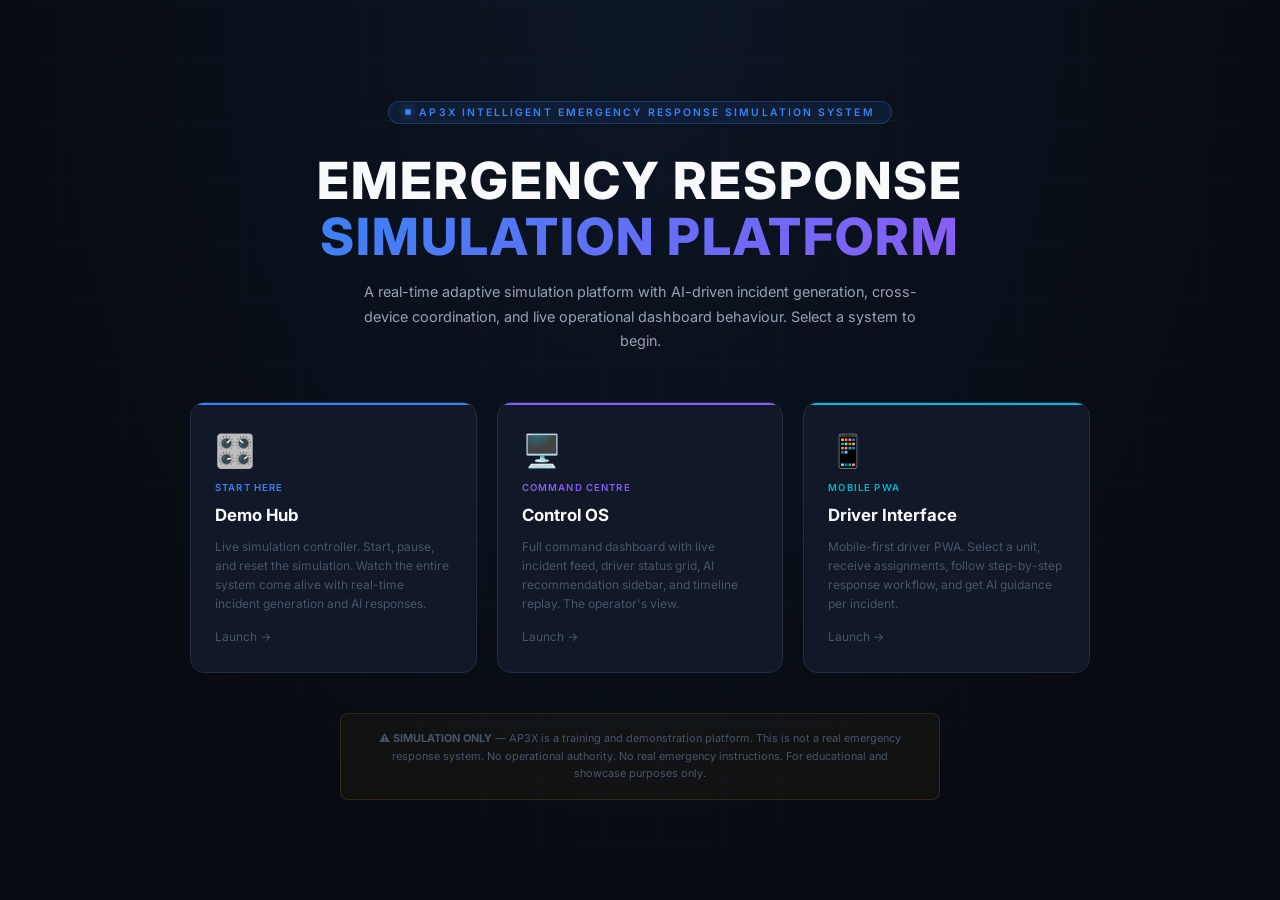
<file: index.html>
<!DOCTYPE html>
<html lang="en">
<head>
  <meta charset="UTF-8" />
  <meta name="viewport" content="width=device-width, initial-scale=1.0" />
  <meta name="description" content="AP3X Intelligent Emergency Response Simulation System" />
  <meta name="theme-color" content="#080c12" />

  <link rel="preconnect" href="https://fonts.googleapis.com" />
  <link rel="preconnect" href="https://fonts.gstatic.com" crossorigin />
  <link href="https://fonts.googleapis.com/css2?family=Inter:wght@400;500;600;700;800&family=JetBrains+Mono:wght@400;600&display=swap" rel="stylesheet" />

  <link rel="stylesheet" href="shared/ap3x.css" />

  <style>
    body { overflow: auto; }
    .landing-shell {
      min-height: 100vh;
      display: flex; flex-direction: column;
      align-items: center; justify-content: center;
      padding: 40px 24px;
      background: radial-gradient(ellipse at 50% 0%, rgba(59,130,246,0.08) 0%, transparent 70%), var(--ap3x-bg);
      position: relative;
    }
    .landing-shell::before {
      content: "";
      position: fixed; inset: 0;
      background-image:
        linear-gradient(rgba(59,130,246,0.03) 1px, transparent 1px),
        linear-gradient(90deg, rgba(59,130,246,0.03) 1px, transparent 1px);
      background-size: 60px 60px;
      pointer-events: none;
    }
    .landing-badge {
      font-size: 0.65rem; letter-spacing: 0.2em; text-transform: uppercase;
      color: var(--ap3x-blue); font-weight: 600;
      background: rgba(59,130,246,0.1); border: 1px solid rgba(59,130,246,0.25);
      padding: 4px 16px; border-radius: 999px; margin-bottom: 28px;
      display: flex; align-items: center; gap: 8px;
    }
    .landing-badge__dot {
      width: 6px; height: 6px; border-radius: 50%;
      background: var(--ap3x-blue); box-shadow: 0 0 8px var(--ap3x-blue);
      animation: ap3x-blink 1.5s infinite;
    }
    .landing-title {
      font-size: clamp(1.8rem, 6vw, 3.2rem);
      font-weight: 800;
      text-align: center;
      letter-spacing: 0.04em;
      text-transform: uppercase;
      color: var(--ap3x-text-bright);
      line-height: 1.1;
      margin-bottom: 16px;
    }
    .landing-title span {
      background: linear-gradient(135deg, var(--ap3x-blue) 0%, var(--ap3x-purple) 100%);
      -webkit-background-clip: text; -webkit-text-fill-color: transparent;
      background-clip: text;
    }
    .landing-sub {
      font-size: 0.9rem; color: var(--ap3x-text-sub);
      text-align: center; max-width: 560px;
      line-height: 1.7; margin-bottom: 48px;
    }
    .landing-cards {
      display: grid; grid-template-columns: repeat(3, 1fr);
      gap: 20px; width: 100%; max-width: 900px; margin-bottom: 40px;
    }
    .landing-card {
      background: var(--ap3x-card);
      border: 1px solid var(--ap3x-border);
      border-radius: 14px;
      padding: 28px 24px;
      text-decoration: none; color: inherit;
      display: flex; flex-direction: column; gap: 12px;
      transition: all 0.2s ease; cursor: pointer;
      position: relative; overflow: hidden;
    }
    .landing-card::before {
      content: ""; position: absolute;
      top: 0; left: 0; right: 0; height: 2px;
    }
    .landing-card.blue::before   { background: var(--ap3x-blue); }
    .landing-card.purple::before { background: var(--ap3x-purple); }
    .landing-card.teal::before   { background: var(--ap3x-teal); }
    .landing-card:hover { transform: translateY(-4px); border-color: var(--ap3x-border-glow); box-shadow: 0 12px 40px rgba(0,0,0,0.4); }
    .landing-card__icon  { font-size: 2rem; }
    .landing-card__tag   { font-size: 0.6rem; text-transform: uppercase; letter-spacing: 0.12em; font-weight: 600; }
    .landing-card.blue   .landing-card__tag { color: var(--ap3x-blue); }
    .landing-card.purple .landing-card__tag { color: var(--ap3x-purple); }
    .landing-card.teal   .landing-card__tag { color: var(--ap3x-teal); }
    .landing-card__title { font-size: 1.05rem; font-weight: 700; color: var(--ap3x-text-bright); }
    .landing-card__desc  { font-size: 0.75rem; color: var(--ap3x-text-muted); line-height: 1.6; flex: 1; }
    .landing-card__arrow { font-size: 0.75rem; color: var(--ap3x-text-muted); margin-top: 4px; }
    .landing-footer {
      font-size: 0.68rem; color: var(--ap3x-text-muted); text-align: center;
      max-width: 600px; line-height: 1.6;
      padding: 16px 24px; border: 1px solid rgba(245,158,11,0.15);
      background: rgba(245,158,11,0.04); border-radius: 8px;
    }
    @media (max-width: 700px) {
      .landing-cards { grid-template-columns: 1fr; }
    }
  </style>
  <title>AP3X — Intelligent Emergency Response Simulation</title>
</head>
<body>
  <div class="landing-shell">
    <div class="landing-badge">
      <div class="landing-badge__dot"></div>
      AP3X Intelligent Emergency Response Simulation System
    </div>

    <h1 class="landing-title">
      Emergency Response<br>
      <span>Simulation Platform</span>
    </h1>

    <p class="landing-sub">
      A real-time adaptive simulation platform with AI-driven incident generation,
      cross-device coordination, and live operational dashboard behaviour.
      Select a system to begin.
    </p>

    <div class="landing-cards">
      <a href="demo-hub/index.html" class="landing-card blue">
        <div class="landing-card__icon">🎛️</div>
        <div class="landing-card__tag">Start Here</div>
        <div class="landing-card__title">Demo Hub</div>
        <div class="landing-card__desc">Live simulation controller. Start, pause, and reset the simulation. Watch the entire system come alive with real-time incident generation and AI responses.</div>
        <div class="landing-card__arrow">Launch →</div>
      </a>

      <a href="control-os/index.html" class="landing-card purple">
        <div class="landing-card__icon">🖥️</div>
        <div class="landing-card__tag">Command Centre</div>
        <div class="landing-card__title">Control OS</div>
        <div class="landing-card__desc">Full command dashboard with live incident feed, driver status grid, AI recommendation sidebar, and timeline replay. The operator's view.</div>
        <div class="landing-card__arrow">Launch →</div>
      </a>

      <a href="driver-pwa/index.html" class="landing-card teal">
        <div class="landing-card__icon">📱</div>
        <div class="landing-card__tag">Mobile PWA</div>
        <div class="landing-card__title">Driver Interface</div>
        <div class="landing-card__desc">Mobile-first driver PWA. Select a unit, receive assignments, follow step-by-step response workflow, and get AI guidance per incident.</div>
        <div class="landing-card__arrow">Launch →</div>
      </a>
    </div>

    <div class="landing-footer">
      ⚠️ <strong>SIMULATION ONLY</strong> — AP3X is a training and demonstration platform.
      This is not a real emergency response system. No operational authority. No real emergency instructions.
      For educational and showcase purposes only.
    </div>
  </div>
</body>
</html>
</file>
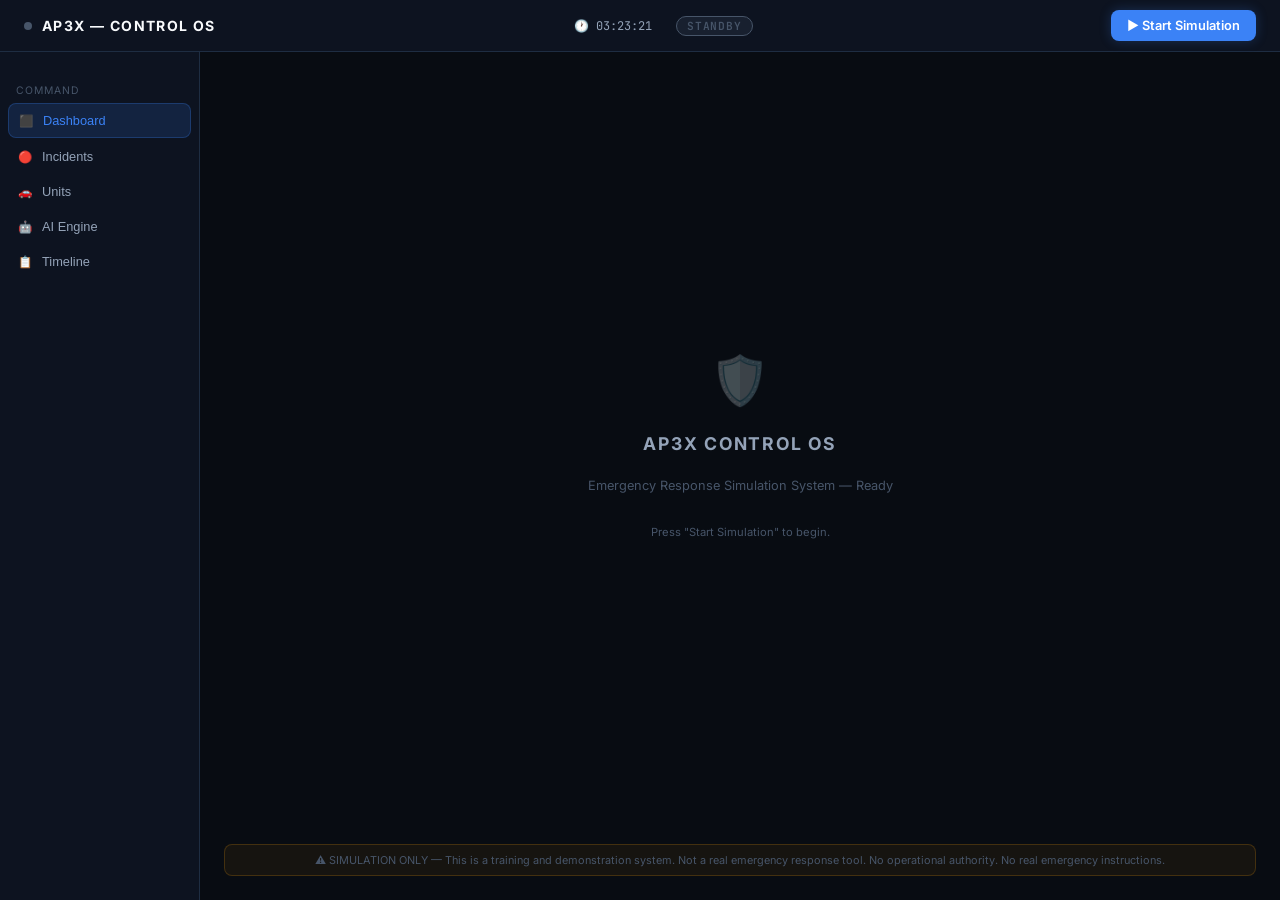
<file: control-os/index.html>
<!DOCTYPE html>
<html lang="en">
<head>
  <meta charset="UTF-8" />
  <meta name="viewport" content="width=device-width, initial-scale=1.0" />
  <meta name="description" content="AP3X Emergency Response Control OS — Simulation Only" />
  <meta name="theme-color" content="#080c12" />

  <link rel="preconnect" href="https://fonts.googleapis.com" />
  <link rel="preconnect" href="https://fonts.gstatic.com" crossorigin />
  <link href="https://fonts.googleapis.com/css2?family=Inter:wght@400;500;600;700;800&family=JetBrains+Mono:wght@400;600&display=swap" rel="stylesheet" />

  <link rel="stylesheet" href="../shared/ap3x.css" />
  <link rel="stylesheet" href="control-os.css" />

  <!-- SIMULATION ONLY — NOT a real operational system -->
  <title>AP3X — Emergency Response Control OS</title>
</head>
<body>
  <div id="ap3x-control-root"></div>

  <script type="module">
    import { mountControlOS } from "./control-os.js";
    mountControlOS(document.getElementById("ap3x-control-root"));
  </script>
</body>
</html>
</file>
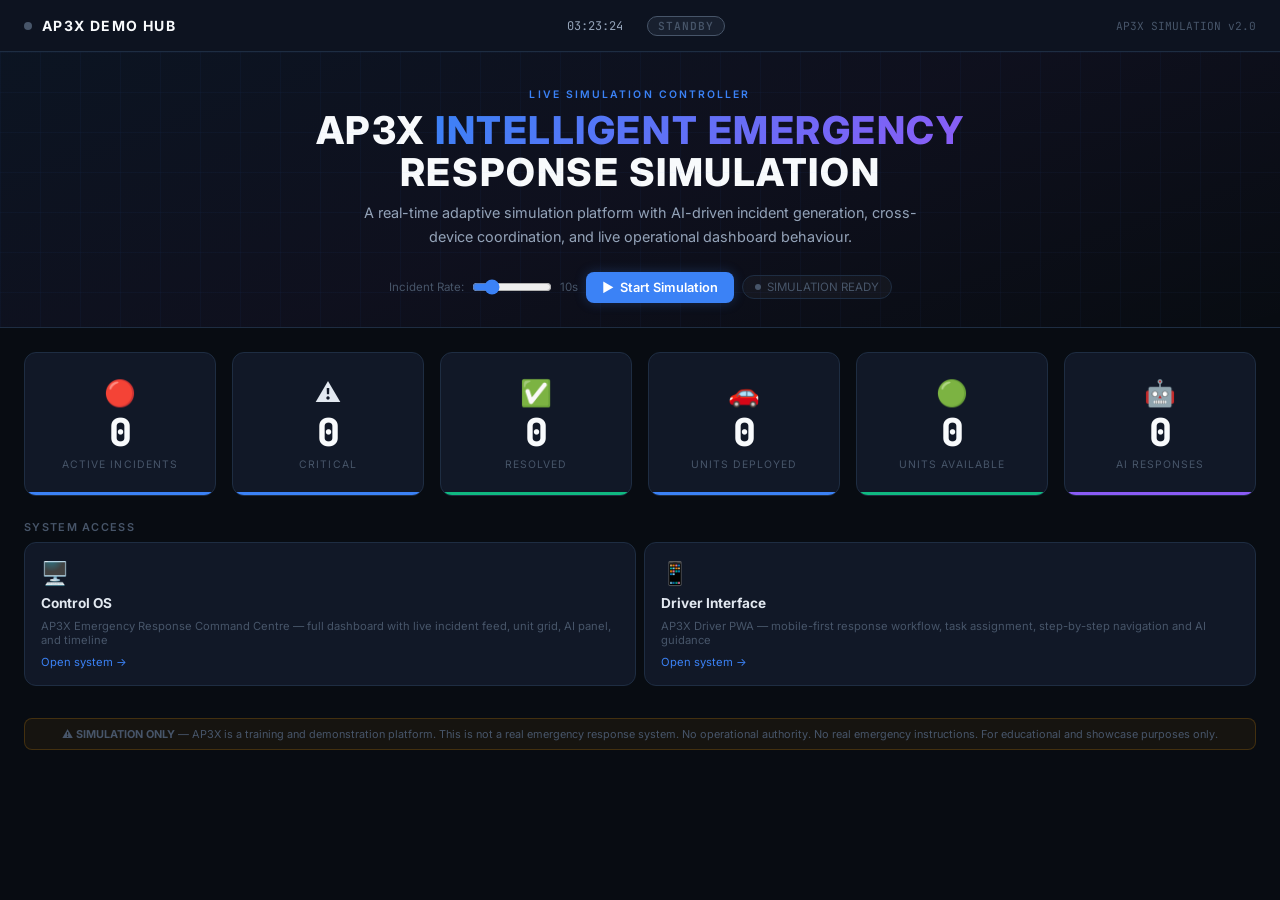
<file: demo-hub/index.html>
<!DOCTYPE html>
<html lang="en">
<head>
  <meta charset="UTF-8" />
  <meta name="viewport" content="width=device-width, initial-scale=1.0" />
  <meta name="description" content="AP3X Emergency Response Simulation System — Live Demo Hub" />
  <meta name="theme-color" content="#080c12" />

  <link rel="preconnect" href="https://fonts.googleapis.com" />
  <link rel="preconnect" href="https://fonts.gstatic.com" crossorigin />
  <link href="https://fonts.googleapis.com/css2?family=Inter:wght@400;500;600;700;800&family=JetBrains+Mono:wght@400;600&display=swap" rel="stylesheet" />

  <link rel="stylesheet" href="../shared/ap3x.css" />
  <link rel="stylesheet" href="demo-hub.css" />

  <!-- SIMULATION ONLY — Not a real operational system -->
  <title>AP3X — Live Simulation Demo Hub</title>
</head>
<body>
  <div id="ap3x-demo-root"></div>
  <script type="module">
    import { mountDemoHub } from "./demo-hub.js";
    mountDemoHub(document.getElementById("ap3x-demo-root"));
  </script>
</body>
</html>
</file>
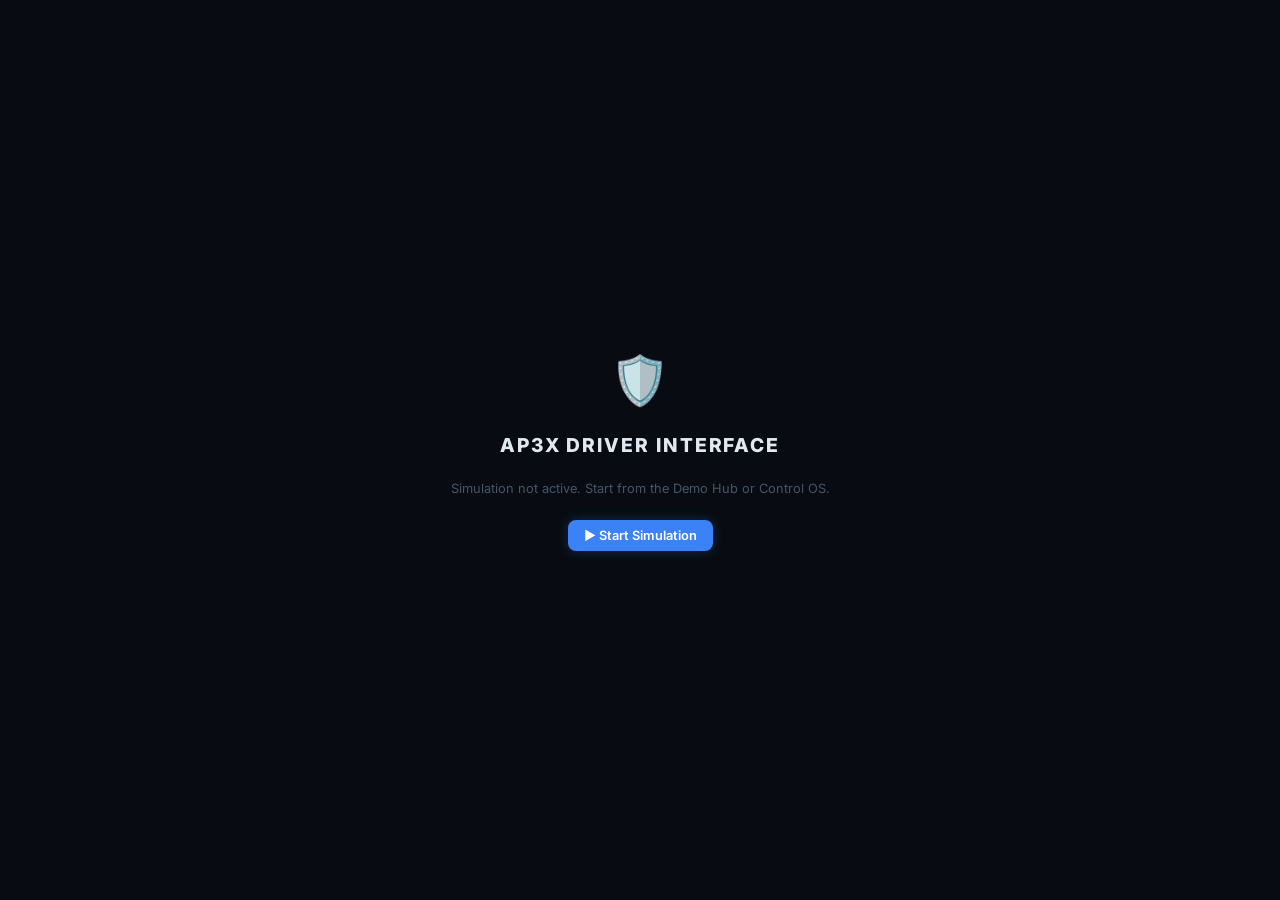
<file: driver-pwa/index.html>
<!DOCTYPE html>
<html lang="en">
<head>
  <meta charset="UTF-8" />
  <meta name="viewport" content="width=device-width, initial-scale=1.0, maximum-scale=1.0, user-scalable=no" />
  <meta name="description" content="AP3X Emergency Response Driver Interface — Simulation Only" />
  <meta name="theme-color" content="#080c12" />
  <meta name="apple-mobile-web-app-capable" content="yes" />
  <meta name="apple-mobile-web-app-status-bar-style" content="black-translucent" />
  <meta name="apple-mobile-web-app-title" content="AP3X Driver" />

  <link rel="preconnect" href="https://fonts.googleapis.com" />
  <link rel="preconnect" href="https://fonts.gstatic.com" crossorigin />
  <link href="https://fonts.googleapis.com/css2?family=Inter:wght@400;500;600;700;800&family=JetBrains+Mono:wght@400;600&display=swap" rel="stylesheet" />

  <link rel="manifest" href="pwa-manifest.json" />
  <link rel="stylesheet" href="../shared/ap3x.css" />
  <link rel="stylesheet" href="driver-pwa.css" />

  <!-- SIMULATION ONLY — Not a real emergency response tool -->
  <title>AP3X — Driver Interface</title>
</head>
<body>
  <div id="ap3x-driver-root"></div>

  <script type="module">
    import { mountDriverPWA } from "./driver-pwa.js";
    mountDriverPWA(document.getElementById("ap3x-driver-root"));

    if ("serviceWorker" in navigator) {
      navigator.serviceWorker
        .register("./sw.js", { scope: "/driver-pwa/" })
        .then(() => console.log("[AP3X Driver] SW registered"))
        .catch(err => console.warn("[AP3X Driver] SW failed:", err));
    }
  </script>
</body>
</html>
</file>
<file: shared/ap3x.css>
/* AP3X INTELLIGENT EMERGENCY RESPONSE SIMULATION SYSTEM
   Shared Design System — Command Centre UI
   Dark theme, colour-coded status, command grid layout
   ─────────────────────────────────────────────────────
   SIMULATION ONLY — Not a real operational system
   ─────────────────────────────────────────────────── */

/* ── DESIGN TOKENS ───────────────────────────── */
:root {
  /* Core Backgrounds */
  --ap3x-bg:           #080c12;
  --ap3x-surface:      #0d1320;
  --ap3x-card:         #111827;
  --ap3x-card-hover:   #1a2336;
  --ap3x-panel:        #0f1724;
  --ap3x-overlay:      rgba(8, 12, 18, 0.92);

  /* Borders */
  --ap3x-border:       #1e2d42;
  --ap3x-border-glow:  #1e4080;
  --ap3x-border-focus: #2563eb;

  /* Text */
  --ap3x-text:         #e2e8f0;
  --ap3x-text-sub:     #94a3b8;
  --ap3x-text-muted:   #475569;
  --ap3x-text-bright:  #f8fafc;

  /* STATUS COLOURS */
  --ap3x-green:        #10b981;  /* resolved / available */
  --ap3x-green-glow:   rgba(16, 185, 129, 0.25);
  --ap3x-amber:        #f59e0b;  /* active / medium */
  --ap3x-amber-glow:   rgba(245, 158, 11, 0.25);
  --ap3x-red:          #ef4444;  /* critical */
  --ap3x-red-glow:     rgba(239, 68, 68, 0.3);
  --ap3x-blue:         #3b82f6;  /* assigned / system */
  --ap3x-blue-glow:    rgba(59, 130, 246, 0.25);
  --ap3x-purple:       #8b5cf6;  /* AI / intelligence */
  --ap3x-purple-glow:  rgba(139, 92, 246, 0.25);
  --ap3x-teal:         #06b6d4;  /* info / en route */
  --ap3x-teal-glow:    rgba(6, 182, 212, 0.2);

  /* Spacing */
  --sp-xs:  4px;
  --sp-sm:  8px;
  --sp-md:  16px;
  --sp-lg:  24px;
  --sp-xl:  36px;

  /* Radii */
  --r-sm:  4px;
  --r-md:  8px;
  --r-lg:  12px;

  /* Typography */
  --font:     "Inter", system-ui, sans-serif;
  --font-mono: "JetBrains Mono", "Fira Code", monospace;

  /* Shadows */
  --shadow-card: 0 2px 12px rgba(0,0,0,0.5);
  --shadow-glow-green:  0 0 16px rgba(16,185,129,0.3);
  --shadow-glow-red:    0 0 16px rgba(239,68,68,0.4);
  --shadow-glow-amber:  0 0 16px rgba(245,158,11,0.3);
  --shadow-glow-blue:   0 0 16px rgba(59,130,246,0.3);
  --shadow-glow-purple: 0 0 16px rgba(139,92,246,0.3);

  /* Transitions */
  --transition: 0.18s ease;
  --transition-slow: 0.35s ease;
}

/* ── RESET ───────────────────────────────────── */
*, *::before, *::after { box-sizing: border-box; margin: 0; padding: 0; }
html { font-size: 16px; scroll-behavior: smooth; }
body {
  font-family: var(--font);
  background: var(--ap3x-bg);
  color: var(--ap3x-text);
  min-height: 100vh;
  -webkit-font-smoothing: antialiased;
  overflow: hidden;
}

/* ── SCROLLBAR ───────────────────────────────── */
::-webkit-scrollbar { width: 4px; height: 4px; }
::-webkit-scrollbar-track { background: var(--ap3x-bg); }
::-webkit-scrollbar-thumb { background: var(--ap3x-border-glow); border-radius: 2px; }

/* ── ANIMATIONS ──────────────────────────────── */
@keyframes ap3x-fade-in { from { opacity: 0; transform: translateY(6px); } to { opacity: 1; transform: translateY(0); } }
@keyframes ap3x-pulse-red { 0%, 100% { box-shadow: 0 0 8px rgba(239,68,68,0.3); } 50% { box-shadow: 0 0 20px rgba(239,68,68,0.7); } }
@keyframes ap3x-blink { 0%, 100% { opacity: 1; } 50% { opacity: 0.4; } }
@keyframes ap3x-scan { 0% { background-position: 0 0; } 100% { background-position: 0 100%; } }
@keyframes ap3x-slide-in { from { opacity: 0; transform: translateX(-10px); } to { opacity: 1; transform: translateX(0); } }
@keyframes ap3x-counter { from { opacity: 0; transform: scale(0.8); } to { opacity: 1; transform: scale(1); } }

.ap3x-fade-in { animation: ap3x-fade-in 0.3s ease both; }
.ap3x-slide-in { animation: ap3x-slide-in 0.25s ease both; }

/* ── TOP BAR ─────────────────────────────────── */
.ap3x-topbar {
  display: flex;
  align-items: center;
  justify-content: space-between;
  padding: 0 var(--sp-lg);
  height: 52px;
  background: var(--ap3x-surface);
  border-bottom: 1px solid var(--ap3x-border);
  position: sticky;
  top: 0;
  z-index: 200;
  backdrop-filter: blur(12px);
  flex-shrink: 0;
}

.ap3x-topbar__brand {
  display: flex;
  align-items: center;
  gap: 10px;
  font-size: 0.875rem;
  font-weight: 700;
  letter-spacing: 0.1em;
  text-transform: uppercase;
  color: var(--ap3x-text-bright);
}

.ap3x-topbar__indicator {
  width: 8px; height: 8px;
  border-radius: 50%;
  background: var(--ap3x-green);
  box-shadow: 0 0 8px var(--ap3x-green);
}
.ap3x-topbar__indicator.standby { background: var(--ap3x-text-muted); box-shadow: none; }
.ap3x-topbar__indicator.paused { background: var(--ap3x-amber); box-shadow: 0 0 8px var(--ap3x-amber); }
.ap3x-topbar__indicator.critical { animation: ap3x-blink 0.8s infinite; background: var(--ap3x-red); box-shadow: 0 0 12px var(--ap3x-red); }

.ap3x-topbar__center {
  display: flex; align-items: center; gap: var(--sp-lg);
  font-size: 0.75rem; color: var(--ap3x-text-sub); font-family: var(--font-mono);
}

.ap3x-topbar__right {
  display: flex; align-items: center; gap: var(--sp-sm);
  font-size: 0.75rem; color: var(--ap3x-text-muted); font-family: var(--font-mono);
}

.ap3x-status-pill {
  padding: 2px 10px;
  border-radius: 999px;
  font-size: 0.7rem;
  font-weight: 600;
  letter-spacing: 0.08em;
  text-transform: uppercase;
  border: 1px solid currentColor;
}
.ap3x-status-pill.operational { color: var(--ap3x-green); background: var(--ap3x-green-glow); }
.ap3x-status-pill.standby     { color: var(--ap3x-text-muted); background: rgba(71,85,105,0.2); }
.ap3x-status-pill.paused      { color: var(--ap3x-amber); background: var(--ap3x-amber-glow); }

/* ── LAYOUT ──────────────────────────────────── */
.ap3x-shell {
  display: flex;
  flex-direction: column;
  height: 100vh;
  overflow: hidden;
}

.ap3x-body {
  display: flex;
  flex: 1;
  overflow: hidden;
  height: calc(100vh - 52px);
}

/* ── SIDEBAR ─────────────────────────────────── */
.ap3x-sidebar {
  width: 200px;
  min-width: 200px;
  background: var(--ap3x-surface);
  border-right: 1px solid var(--ap3x-border);
  display: flex;
  flex-direction: column;
  padding: var(--sp-md) var(--sp-sm);
  gap: 2px;
  overflow-y: auto;
}

.ap3x-nav-section {
  font-size: 0.65rem;
  letter-spacing: 0.1em;
  text-transform: uppercase;
  color: var(--ap3x-text-muted);
  padding: var(--sp-sm) var(--sp-sm) 4px;
  margin-top: var(--sp-sm);
}

.ap3x-nav-item {
  display: flex; align-items: center; gap: var(--sp-sm);
  padding: 9px var(--sp-sm);
  border-radius: var(--r-md);
  font-size: 0.8rem;
  color: var(--ap3x-text-sub);
  cursor: pointer;
  border: none;
  background: transparent;
  width: 100%; text-align: left;
  transition: all var(--transition);
  user-select: none;
}
.ap3x-nav-item:hover { background: var(--ap3x-card-hover); color: var(--ap3x-text); }
.ap3x-nav-item.active {
  background: rgba(59,130,246,0.15);
  color: var(--ap3x-blue);
  border: 1px solid rgba(59,130,246,0.25);
}
.ap3x-nav-item__icon { font-size: 0.9em; width: 18px; text-align: center; }

/* ── MAIN PANEL ──────────────────────────────── */
.ap3x-main {
  flex: 1;
  overflow-y: auto;
  padding: var(--sp-lg);
  display: flex;
  flex-direction: column;
  gap: var(--sp-lg);
  background: var(--ap3x-bg);
}

/* ── GRID ────────────────────────────────────── */
.ap3x-grid { display: grid; gap: var(--sp-md); }
.ap3x-grid-2 { grid-template-columns: 1fr 1fr; }
.ap3x-grid-3 { grid-template-columns: 1fr 1fr 1fr; }
.ap3x-grid-4 { grid-template-columns: 1fr 1fr 1fr 1fr; }
.ap3x-grid-auto { grid-template-columns: repeat(auto-fill, minmax(280px, 1fr)); }

/* ── PANEL / CARD ────────────────────────────── */
.ap3x-panel {
  background: var(--ap3x-card);
  border: 1px solid var(--ap3x-border);
  border-radius: var(--r-lg);
  overflow: hidden;
  box-shadow: var(--shadow-card);
  transition: border-color var(--transition);
}
.ap3x-panel:hover { border-color: var(--ap3x-border-glow); }

.ap3x-panel__header {
  display: flex; align-items: center; justify-content: space-between;
  padding: var(--sp-sm) var(--sp-md);
  border-bottom: 1px solid var(--ap3x-border);
  background: rgba(255,255,255,0.02);
}

.ap3x-panel__title {
  font-size: 0.7rem;
  font-weight: 600;
  letter-spacing: 0.1em;
  text-transform: uppercase;
  color: var(--ap3x-text-sub);
}

.ap3x-panel__body {
  padding: var(--sp-md);
  overflow-y: auto;
}

/* ── STAT CARDS ──────────────────────────────── */
.ap3x-stat {
  background: var(--ap3x-card);
  border: 1px solid var(--ap3x-border);
  border-radius: var(--r-lg);
  padding: var(--sp-md) var(--sp-lg);
  display: flex; flex-direction: column; gap: 4px;
  transition: all var(--transition);
  position: relative; overflow: hidden;
}
.ap3x-stat::before {
  content: "";
  position: absolute; top: 0; left: 0; right: 0; height: 2px;
}
.ap3x-stat.green::before  { background: var(--ap3x-green); }
.ap3x-stat.amber::before  { background: var(--ap3x-amber); }
.ap3x-stat.red::before    { background: var(--ap3x-red); }
.ap3x-stat.blue::before   { background: var(--ap3x-blue); }
.ap3x-stat.critical { animation: ap3x-pulse-red 2s infinite; border-color: rgba(239,68,68,0.4); }

.ap3x-stat__label { font-size: 0.68rem; letter-spacing: 0.08em; text-transform: uppercase; color: var(--ap3x-text-muted); }
.ap3x-stat__value { font-size: 2rem; font-weight: 700; font-family: var(--font-mono); line-height: 1; color: var(--ap3x-text-bright); }
.ap3x-stat__sub   { font-size: 0.7rem; color: var(--ap3x-text-muted); }

/* ── INCIDENT ITEMS ──────────────────────────── */
.ap3x-incident {
  display: flex; align-items: flex-start; gap: var(--sp-sm);
  padding: var(--sp-sm) var(--sp-md);
  border-bottom: 1px solid var(--ap3x-border);
  transition: background var(--transition);
  animation: ap3x-slide-in 0.25s ease both;
}
.ap3x-incident:last-child { border-bottom: none; }
.ap3x-incident:hover { background: var(--ap3x-card-hover); }

.ap3x-incident__sev {
  flex-shrink: 0;
  width: 3px; border-radius: 2px; align-self: stretch;
  min-height: 36px;
}
.ap3x-incident__sev.critical { background: var(--ap3x-red); box-shadow: 0 0 6px var(--ap3x-red); }
.ap3x-incident__sev.high     { background: var(--ap3x-amber); }
.ap3x-incident__sev.medium   { background: var(--ap3x-blue); }
.ap3x-incident__sev.low      { background: var(--ap3x-green); }

.ap3x-incident__body { flex: 1; min-width: 0; }
.ap3x-incident__type { font-size: 0.8rem; font-weight: 600; color: var(--ap3x-text); white-space: nowrap; overflow: hidden; text-overflow: ellipsis; }
.ap3x-incident__meta { font-size: 0.68rem; color: var(--ap3x-text-muted); margin-top: 2px; }
.ap3x-incident__id   { font-family: var(--font-mono); font-size: 0.65rem; color: var(--ap3x-text-muted); }

.ap3x-incident__right { flex-shrink: 0; display: flex; flex-direction: column; align-items: flex-end; gap: 3px; }

/* ── BADGES / TAGS ───────────────────────────── */
.ap3x-badge {
  display: inline-block;
  padding: 2px 8px;
  border-radius: 999px;
  font-size: 0.65rem;
  font-weight: 600;
  letter-spacing: 0.06em;
  text-transform: uppercase;
  border: 1px solid transparent;
}
.ap3x-badge.critical { color: var(--ap3x-red);   background: var(--ap3x-red-glow);   border-color: rgba(239,68,68,0.3); }
.ap3x-badge.high     { color: var(--ap3x-amber);  background: var(--ap3x-amber-glow); border-color: rgba(245,158,11,0.3); }
.ap3x-badge.medium   { color: var(--ap3x-blue);   background: var(--ap3x-blue-glow);  border-color: rgba(59,130,246,0.3); }
.ap3x-badge.low      { color: var(--ap3x-green);  background: var(--ap3x-green-glow); border-color: rgba(16,185,129,0.3); }
.ap3x-badge.resolved { color: var(--ap3x-green);  background: var(--ap3x-green-glow); border-color: rgba(16,185,129,0.25); }
.ap3x-badge.active   { color: var(--ap3x-amber);  background: var(--ap3x-amber-glow); border-color: rgba(245,158,11,0.25); }
.ap3x-badge.assigned { color: var(--ap3x-blue);   background: var(--ap3x-blue-glow);  border-color: rgba(59,130,246,0.25); }
.ap3x-badge.open     { color: var(--ap3x-text-sub); background: rgba(148,163,184,0.1); }
.ap3x-badge.en_route { color: var(--ap3x-teal);   background: var(--ap3x-teal-glow);  border-color: rgba(6,182,212,0.25); }
.ap3x-badge.on_scene { color: var(--ap3x-amber);  background: var(--ap3x-amber-glow); }
.ap3x-badge.available{ color: var(--ap3x-green);  background: var(--ap3x-green-glow); }

/* ── DRIVER GRID ─────────────────────────────── */
.ap3x-driver {
  background: var(--ap3x-panel);
  border: 1px solid var(--ap3x-border);
  border-radius: var(--r-md);
  padding: var(--sp-sm) var(--sp-md);
  display: flex; align-items: center; gap: var(--sp-sm);
  transition: all var(--transition);
  animation: ap3x-fade-in 0.3s ease both;
}
.ap3x-driver.critical { border-color: rgba(239,68,68,0.35); background: rgba(239,68,68,0.05); }
.ap3x-driver.en_route { border-color: rgba(6,182,212,0.25); }

.ap3x-driver__indicator {
  width: 8px; height: 8px; border-radius: 50%; flex-shrink: 0;
}
.ap3x-driver__indicator.available { background: var(--ap3x-green); box-shadow: 0 0 6px var(--ap3x-green); }
.ap3x-driver__indicator.assigned  { background: var(--ap3x-blue); box-shadow: 0 0 6px var(--ap3x-blue); }
.ap3x-driver__indicator.en_route  { background: var(--ap3x-teal); box-shadow: 0 0 6px var(--ap3x-teal); }
.ap3x-driver__indicator.on_scene  { background: var(--ap3x-amber); box-shadow: 0 0 6px var(--ap3x-amber); animation: ap3x-blink 1.5s infinite; }

.ap3x-driver__name { font-size: 0.75rem; font-weight: 600; color: var(--ap3x-text); }
.ap3x-driver__meta { font-size: 0.65rem; color: var(--ap3x-text-muted); }

/* ── EVENT LOG ───────────────────────────────── */
.ap3x-event {
  display: flex; align-items: flex-start; gap: var(--sp-sm);
  padding: 5px 0;
  border-bottom: 1px solid rgba(30,45,66,0.5);
  font-size: 0.72rem;
  animation: ap3x-slide-in 0.2s ease both;
}
.ap3x-event:last-child { border-bottom: none; }

.ap3x-event__time { font-family: var(--font-mono); color: var(--ap3x-text-muted); flex-shrink: 0; width: 62px; }
.ap3x-event__tag {
  flex-shrink: 0; padding: 1px 6px; border-radius: 3px;
  font-size: 0.6rem; font-weight: 700; text-transform: uppercase; letter-spacing: 0.05em;
}
.ap3x-event__tag.INCIDENT { background: rgba(239,68,68,0.15); color: var(--ap3x-red); }
.ap3x-event__tag.ASSIGN   { background: rgba(59,130,246,0.15); color: var(--ap3x-blue); }
.ap3x-event__tag.ROUTE    { background: rgba(6,182,212,0.15); color: var(--ap3x-teal); }
.ap3x-event__tag.SCENE    { background: rgba(245,158,11,0.15); color: var(--ap3x-amber); }
.ap3x-event__tag.RESOLVE  { background: rgba(16,185,129,0.15); color: var(--ap3x-green); }
.ap3x-event__tag.DRIVER   { background: rgba(139,92,246,0.15); color: var(--ap3x-purple); }
.ap3x-event__tag.SYS      { background: rgba(148,163,184,0.1); color: var(--ap3x-text-muted); }

.ap3x-event__msg { color: var(--ap3x-text-sub); line-height: 1.4; flex: 1; }

/* ── AI PANEL ────────────────────────────────── */
.ap3x-ai-message {
  background: rgba(139,92,246,0.05);
  border: 1px solid rgba(139,92,246,0.2);
  border-left: 3px solid var(--ap3x-purple);
  border-radius: var(--r-md);
  padding: var(--sp-sm) var(--sp-md);
  margin-bottom: var(--sp-sm);
  animation: ap3x-fade-in 0.3s ease both;
}
.ap3x-ai-message__label { font-size: 0.6rem; text-transform: uppercase; letter-spacing: 0.1em; color: var(--ap3x-purple); margin-bottom: 3px; font-weight: 700; }
.ap3x-ai-message__text  { font-size: 0.78rem; color: var(--ap3x-text-sub); line-height: 1.5; }
.ap3x-ai-message__time  { font-size: 0.62rem; color: var(--ap3x-text-muted); margin-top: 3px; font-family: var(--font-mono); }

/* ── BUTTONS ─────────────────────────────────── */
.ap3x-btn {
  display: inline-flex; align-items: center; gap: var(--sp-sm);
  padding: 8px 16px;
  border-radius: var(--r-md);
  font-size: 0.8rem; font-weight: 600;
  cursor: pointer; border: none;
  transition: all var(--transition);
  user-select: none; white-space: nowrap;
  font-family: var(--font);
}
.ap3x-btn:active { transform: scale(0.97); }

.ap3x-btn--primary {
  background: var(--ap3x-blue); color: #fff;
  box-shadow: 0 0 12px rgba(59,130,246,0.25);
}
.ap3x-btn--primary:hover { background: #2563eb; box-shadow: 0 0 20px rgba(59,130,246,0.4); }

.ap3x-btn--danger {
  background: var(--ap3x-red); color: #fff;
  box-shadow: 0 0 12px rgba(239,68,68,0.2);
}
.ap3x-btn--danger:hover { background: #dc2626; }

.ap3x-btn--success {
  background: var(--ap3x-green); color: #0d1320;
  box-shadow: 0 0 12px rgba(16,185,129,0.25);
}
.ap3x-btn--success:hover { background: #059669; }

.ap3x-btn--ghost {
  background: transparent; color: var(--ap3x-text-sub);
  border: 1px solid var(--ap3x-border);
}
.ap3x-btn--ghost:hover { background: var(--ap3x-card-hover); color: var(--ap3x-text); }

.ap3x-btn--amber {
  background: var(--ap3x-amber); color: #0d1320; font-weight: 700;
}
.ap3x-btn--amber:hover { background: #d97706; }

.ap3x-btn:disabled { opacity: 0.4; cursor: not-allowed; transform: none !important; }

/* ── SECTION HEADER ──────────────────────────── */
.ap3x-section-header {
  display: flex; align-items: center; justify-content: space-between;
  margin-bottom: var(--sp-md);
}
.ap3x-section-title {
  font-size: 0.68rem;
  text-transform: uppercase;
  letter-spacing: 0.12em;
  color: var(--ap3x-text-muted);
  font-weight: 600;
}

/* ── DISCLAIMER ──────────────────────────────── */
.ap3x-disclaimer {
  background: rgba(245,158,11,0.06);
  border: 1px solid rgba(245,158,11,0.2);
  border-radius: var(--r-md);
  padding: var(--sp-sm) var(--sp-md);
  font-size: 0.68rem;
  color: var(--ap3x-text-muted);
  text-align: center;
  margin-top: var(--sp-sm);
}

/* ── SCROLLABLE LISTS ────────────────────────── */
.ap3x-scroll-list {
  overflow-y: auto;
  max-height: 100%;
}

/* ── EMPTY STATE ─────────────────────────────── */
.ap3x-empty {
  display: flex; flex-direction: column; align-items: center;
  padding: var(--sp-xl);
  color: var(--ap3x-text-muted);
  font-size: 0.78rem; text-align: center; gap: var(--sp-sm);
}
.ap3x-empty__icon { font-size: 2rem; opacity: 0.4; }

/* ── SCANNING LINE EFFECT ────────────────────── */
.ap3x-scan-effect {
  position: relative; overflow: hidden;
}
.ap3x-scan-effect::after {
  content: "";
  position: absolute; left: 0; right: 0; height: 2px;
  background: linear-gradient(90deg, transparent, rgba(59,130,246,0.4), transparent);
  animation: ap3x-scan 3s linear infinite;
  pointer-events: none;
}

/* ── TIMELINE / HISTORY ──────────────────────── */
.ap3x-timeline-item {
  display: flex; gap: var(--sp-sm);
  padding: var(--sp-sm) 0;
  border-bottom: 1px solid var(--ap3x-border);
  animation: ap3x-fade-in 0.3s ease both;
}
.ap3x-timeline-item:last-child { border-bottom: none; }
.ap3x-timeline-dot {
  width: 6px; height: 6px; border-radius: 50%; flex-shrink: 0; margin-top: 5px;
}
.ap3x-timeline-dot.resolved { background: var(--ap3x-green); }
.ap3x-timeline-dot.active   { background: var(--ap3x-amber); }
.ap3x-timeline-dot.critical { background: var(--ap3x-red); }

/* ── DEMO HUB SPECIFIC ───────────────────────── */
.ap3x-hero {
  text-align: center;
  padding: var(--sp-xl) var(--sp-lg);
  background: linear-gradient(135deg, rgba(59,130,246,0.08) 0%, rgba(139,92,246,0.06) 100%);
  border: 1px solid var(--ap3x-border);
  border-radius: var(--r-lg);
  position: relative; overflow: hidden;
}
.ap3x-hero::before {
  content: "";
  position: absolute; inset: 0;
  background: repeating-linear-gradient(
    0deg,
    transparent 0px,
    transparent 28px,
    rgba(255,255,255,0.01) 29px
  );
  pointer-events: none;
}
.ap3x-hero__title {
  font-size: 1.6rem; font-weight: 800;
  letter-spacing: 0.05em; text-transform: uppercase;
  color: var(--ap3x-text-bright);
  margin-bottom: var(--sp-sm);
}
.ap3x-hero__sub {
  font-size: 0.85rem; color: var(--ap3x-text-sub); margin-bottom: var(--sp-lg);
}
.ap3x-hero__controls { display: flex; justify-content: center; gap: var(--sp-sm); flex-wrap: wrap; }

/* ── PWA SPECIFIC ────────────────────────────── */
.ap3x-pwa-app {
  display: flex; flex-direction: column;
  height: 100vh; overflow: hidden;
  background: var(--ap3x-bg);
}
.ap3x-pwa-content {
  flex: 1; overflow-y: auto;
  padding: var(--sp-md);
  display: flex; flex-direction: column; gap: var(--sp-md);
}
.ap3x-pwa-bottom {
  flex-shrink: 0;
  background: var(--ap3x-surface);
  border-top: 1px solid var(--ap3x-border);
  padding: var(--sp-sm) var(--sp-md);
  display: flex; justify-content: space-around;
}
.ap3x-pwa-tab {
  display: flex; flex-direction: column; align-items: center; gap: 2px;
  padding: var(--sp-xs) var(--sp-md);
  border-radius: var(--r-md);
  font-size: 0.6rem; color: var(--ap3x-text-muted);
  cursor: pointer; border: none; background: none;
  transition: all var(--transition);
  font-family: var(--font);
}
.ap3x-pwa-tab:hover, .ap3x-pwa-tab.active { color: var(--ap3x-blue); }
.ap3x-pwa-tab__icon { font-size: 1.2em; }

/* ── WORKFLOW STEPS ──────────────────────────── */
.ap3x-workflow-step {
  display: flex; align-items: center; gap: var(--sp-md);
  padding: var(--sp-md);
  border: 1px solid var(--ap3x-border);
  border-radius: var(--r-lg);
  background: var(--ap3x-card);
  transition: all var(--transition);
}
.ap3x-workflow-step.active-step {
  border-color: rgba(59,130,246,0.4);
  background: rgba(59,130,246,0.05);
  box-shadow: var(--shadow-glow-blue);
}
.ap3x-workflow-step.completed-step {
  border-color: rgba(16,185,129,0.3);
  background: rgba(16,185,129,0.03);
  opacity: 0.7;
}
.ap3x-workflow-step__num {
  width: 28px; height: 28px; border-radius: 50%;
  display: flex; align-items: center; justify-content: center;
  font-size: 0.75rem; font-weight: 700;
  background: var(--ap3x-border); color: var(--ap3x-text-sub);
  flex-shrink: 0;
}
.ap3x-workflow-step.active-step .ap3x-workflow-step__num { background: var(--ap3x-blue); color: #fff; box-shadow: var(--shadow-glow-blue); }
.ap3x-workflow-step.completed-step .ap3x-workflow-step__num { background: var(--ap3x-green); color: #fff; }
.ap3x-workflow-step__label { font-size: 0.85rem; font-weight: 600; color: var(--ap3x-text); }
.ap3x-workflow-step__sub   { font-size: 0.72rem; color: var(--ap3x-text-muted); }

/* ── ACTIVE TASK CARD (PWA) ──────────────────── */
.ap3x-task-card {
  background: var(--ap3x-card);
  border: 1px solid var(--ap3x-border);
  border-radius: var(--r-lg);
  overflow: hidden;
  box-shadow: var(--shadow-card);
}
.ap3x-task-card.critical { border-color: rgba(239,68,68,0.4); animation: ap3x-pulse-red 2s infinite; }
.ap3x-task-card.high     { border-color: rgba(245,158,11,0.35); }
.ap3x-task-card__header  { padding: var(--sp-md); border-bottom: 1px solid var(--ap3x-border); }
.ap3x-task-card__title   { font-size: 1rem; font-weight: 700; color: var(--ap3x-text-bright); margin-bottom: 4px; }
.ap3x-task-card__meta    { font-size: 0.72rem; color: var(--ap3x-text-muted); }
.ap3x-task-card__body    { padding: var(--sp-md); display: flex; flex-direction: column; gap: var(--sp-sm); }
.ap3x-task-card__actions { padding: var(--sp-md); padding-top: 0; display: flex; gap: var(--sp-sm); flex-wrap: wrap; }

/* ── RESPONSIVE ──────────────────────────────── */
@media (max-width: 900px) {
  .ap3x-grid-4 { grid-template-columns: 1fr 1fr; }
  .ap3x-grid-3 { grid-template-columns: 1fr 1fr; }
  .ap3x-sidebar { display: none; }
}
@media (max-width: 600px) {
  .ap3x-grid-4 { grid-template-columns: 1fr 1fr; }
  .ap3x-grid-3 { grid-template-columns: 1fr; }
  .ap3x-grid-2 { grid-template-columns: 1fr; }
  .ap3x-main   { padding: var(--sp-sm); }
}
</file>
<file: control-os/control-os.css>
/* AP3X Control OS — Additional Styles */

/* ── THREE-COLUMN COMMAND LAYOUT ─────────────── */
.ap3x-command-layout {
  display: grid;
  grid-template-columns: 1fr 320px;
  grid-template-rows: auto 1fr;
  gap: var(--sp-md);
  flex: 1;
  overflow: hidden;
  min-height: 0;
}

.ap3x-command-left {
  display: flex; flex-direction: column; gap: var(--sp-md);
  overflow: hidden; min-height: 0;
}

.ap3x-command-right {
  display: flex; flex-direction: column; gap: var(--sp-md);
  overflow: hidden; min-height: 0;
}

/* ── PANEL FIXED HEIGHTS ─────────────────────── */
.ap3x-incidents-panel { flex: 1; min-height: 0; display: flex; flex-direction: column; }
.ap3x-incidents-panel .ap3x-panel__body { flex: 1; overflow-y: auto; padding: 0; }

.ap3x-drivers-panel { height: 220px; display: flex; flex-direction: column; flex-shrink: 0; }
.ap3x-drivers-panel .ap3x-panel__body { flex: 1; overflow-y: auto; }

.ap3x-ai-panel { flex: 1; min-height: 0; display: flex; flex-direction: column; }
.ap3x-ai-panel .ap3x-panel__body { flex: 1; overflow-y: auto; }

.ap3x-events-panel { flex: 1; min-height: 0; display: flex; flex-direction: column; }
.ap3x-events-panel .ap3x-panel__body { flex: 1; overflow-y: auto; padding: var(--sp-sm); }

/* ── TIMELINE REPLAY ─────────────────────────── */
.ap3x-timeline-panel { height: 180px; display: flex; flex-direction: column; flex-shrink: 0; }
.ap3x-timeline-panel .ap3x-panel__body { flex: 1; overflow-y: auto; }

/* ── DRIVER GRID ─────────────────────────────── */
.ap3x-drivers-grid {
  display: grid;
  grid-template-columns: 1fr 1fr;
  gap: 6px;
  padding: 0;
}

/* ── STATUS BANNER ───────────────────────────── */
.ap3x-status-banner {
  display: flex; align-items: center; gap: var(--sp-sm);
  padding: 6px var(--sp-md);
  background: rgba(239,68,68,0.08);
  border: 1px solid rgba(239,68,68,0.25);
  border-radius: var(--r-md);
  font-size: 0.72rem; color: var(--ap3x-red);
  animation: ap3x-pulse-red 2s infinite;
  font-weight: 600;
  display: none;
}
.ap3x-status-banner.visible { display: flex; }
.ap3x-status-banner__dot { width: 6px; height: 6px; border-radius: 50%; background: var(--ap3x-red); animation: ap3x-blink 0.6s infinite; }

/* ── TICK COUNTER ────────────────────────────── */
.ap3x-tick {
  font-family: var(--font-mono);
  font-size: 0.7rem;
  color: var(--ap3x-text-muted);
}

/* ── STANDBY OVERLAY ─────────────────────────── */
.ap3x-standby {
  display: flex; flex-direction: column; align-items: center;
  justify-content: center; gap: var(--sp-lg);
  flex: 1; text-align: center;
  color: var(--ap3x-text-muted);
}
.ap3x-standby__icon { font-size: 3rem; opacity: 0.3; }
.ap3x-standby__title { font-size: 1.1rem; font-weight: 700; color: var(--ap3x-text-sub); text-transform: uppercase; letter-spacing: 0.1em; }
.ap3x-standby__sub   { font-size: 0.8rem; }

@media (max-width: 1100px) {
  .ap3x-command-layout { grid-template-columns: 1fr; }
  .ap3x-command-right { flex-direction: row; height: 300px; }
  .ap3x-ai-panel, .ap3x-events-panel { flex: 1; }
}
</file>
<file: demo-hub/demo-hub.css>
/* AP3X Demo Hub — Live Simulation Controller Styles */

body { overflow: auto; }

.ap3x-demo-shell {
  min-height: 100vh;
  display: flex; flex-direction: column;
  background: var(--ap3x-bg);
}

/* ── HERO ────────────────────────────────────── */
.ap3x-demo-hero {
  text-align: center;
  padding: var(--sp-xl) var(--sp-lg) var(--sp-lg);
  background: linear-gradient(160deg, rgba(59,130,246,0.07) 0%, rgba(139,92,246,0.05) 50%, transparent 100%);
  border-bottom: 1px solid var(--ap3x-border);
  position: relative; overflow: hidden;
  flex-shrink: 0;
}

/* Grid overlay effect */
.ap3x-demo-hero::before {
  content: "";
  position: absolute; inset: 0;
  background-image:
    linear-gradient(rgba(59,130,246,0.04) 1px, transparent 1px),
    linear-gradient(90deg, rgba(59,130,246,0.04) 1px, transparent 1px);
  background-size: 40px 40px;
  pointer-events: none;
}

.ap3x-demo-hero__eyebrow {
  font-size: 0.65rem;
  letter-spacing: 0.2em;
  text-transform: uppercase;
  color: var(--ap3x-blue);
  font-weight: 600;
  margin-bottom: var(--sp-sm);
}

.ap3x-demo-hero__title {
  font-size: clamp(1.4rem, 4vw, 2.4rem);
  font-weight: 800;
  letter-spacing: 0.04em;
  text-transform: uppercase;
  color: var(--ap3x-text-bright);
  line-height: 1.1;
  margin-bottom: var(--sp-sm);
}

.ap3x-demo-hero__title span {
  background: linear-gradient(135deg, var(--ap3x-blue), var(--ap3x-purple));
  -webkit-background-clip: text;
  -webkit-text-fill-color: transparent;
  background-clip: text;
}

.ap3x-demo-hero__sub {
  font-size: 0.9rem;
  color: var(--ap3x-text-sub);
  max-width: 560px;
  margin: 0 auto var(--sp-lg);
  line-height: 1.6;
}

.ap3x-demo-hero__controls {
  display: flex;
  justify-content: center;
  align-items: center;
  gap: var(--sp-sm);
  flex-wrap: wrap;
  position: relative;
}

.ap3x-demo-hero__status {
  display: flex; align-items: center; gap: 6px;
  font-size: 0.72rem; color: var(--ap3x-text-muted);
  padding: 4px 12px;
  background: rgba(255,255,255,0.03);
  border: 1px solid var(--ap3x-border);
  border-radius: 999px;
}

/* ── LIVE OVERVIEW GRID ──────────────────────── */
.ap3x-demo-overview {
  padding: var(--sp-lg);
  display: flex; flex-direction: column; gap: var(--sp-lg);
}

.ap3x-live-cards {
  display: grid;
  grid-template-columns: repeat(auto-fit, minmax(180px, 1fr));
  gap: var(--sp-md);
}

.ap3x-live-card {
  background: var(--ap3x-card);
  border: 1px solid var(--ap3x-border);
  border-radius: var(--r-lg);
  padding: var(--sp-lg) var(--sp-md);
  display: flex; flex-direction: column; gap: 6px;
  align-items: center; text-align: center;
  position: relative; overflow: hidden;
  transition: all var(--transition);
}
.ap3x-live-card:hover { border-color: var(--ap3x-border-glow); }
.ap3x-live-card::before {
  content: "";
  position: absolute; bottom: 0; left: 0; right: 0; height: 3px;
}
.ap3x-live-card.blue::before   { background: var(--ap3x-blue); }
.ap3x-live-card.amber::before  { background: var(--ap3x-amber); }
.ap3x-live-card.red::before    { background: var(--ap3x-red); }
.ap3x-live-card.green::before  { background: var(--ap3x-green); }
.ap3x-live-card.purple::before { background: var(--ap3x-purple); }
.ap3x-live-card.red.pulse { animation: ap3x-pulse-red 2s infinite; border-color: rgba(239,68,68,0.4); }

.ap3x-live-card__icon  { font-size: 1.6rem; }
.ap3x-live-card__value { font-size: 2.4rem; font-weight: 800; font-family: var(--font-mono); color: var(--ap3x-text-bright); line-height: 1; animation: ap3x-counter 0.3s ease; }
.ap3x-live-card__label { font-size: 0.65rem; text-transform: uppercase; letter-spacing: 0.1em; color: var(--ap3x-text-muted); }

/* ── MAIN CONTENT GRID ───────────────────────── */
.ap3x-demo-grid {
  display: grid;
  grid-template-columns: 1fr 1fr 340px;
  gap: var(--sp-md);
}

/* ── WATCH LIVE SECTION ──────────────────────── */
.ap3x-watch-live {
  border: 1px solid var(--ap3x-border-glow);
  border-radius: var(--r-lg);
  overflow: hidden;
  background: var(--ap3x-card);
}

.ap3x-watch-live__header {
  display: flex; align-items: center; justify-content: space-between;
  padding: var(--sp-sm) var(--sp-md);
  background: rgba(59,130,246,0.06);
  border-bottom: 1px solid var(--ap3x-border);
}

.ap3x-watch-live__title {
  font-size: 0.72rem;
  font-weight: 700;
  color: var(--ap3x-blue);
  text-transform: uppercase;
  letter-spacing: 0.1em;
  display: flex; align-items: center; gap: 6px;
}
.ap3x-live-dot {
  width: 6px; height: 6px; border-radius: 50%;
  background: var(--ap3x-red);
  animation: ap3x-blink 0.9s infinite;
}

/* ── SYSTEM LINKS ────────────────────────────── */
.ap3x-system-links {
  display: grid;
  grid-template-columns: 1fr 1fr;
  gap: var(--sp-sm);
}

.ap3x-system-link {
  background: var(--ap3x-card);
  border: 1px solid var(--ap3x-border);
  border-radius: var(--r-lg);
  padding: var(--sp-md);
  text-decoration: none;
  color: var(--ap3x-text);
  transition: all var(--transition);
  display: flex; flex-direction: column; gap: var(--sp-sm);
}
.ap3x-system-link:hover { border-color: var(--ap3x-blue); background: rgba(59,130,246,0.05); transform: translateY(-2px); }
.ap3x-system-link__icon  { font-size: 1.4rem; }
.ap3x-system-link__title { font-size: 0.85rem; font-weight: 700; }
.ap3x-system-link__desc  { font-size: 0.7rem; color: var(--ap3x-text-muted); }
.ap3x-system-link__arrow { font-size: 0.7rem; color: var(--ap3x-blue); margin-top: auto; }

/* ── SPEED CONTROL ───────────────────────────── */
.ap3x-speed-control {
  display: flex; align-items: center; gap: var(--sp-sm);
  font-size: 0.72rem; color: var(--ap3x-text-muted);
}
.ap3x-speed-control input[type="range"] {
  width: 80px; accent-color: var(--ap3x-blue);
}

/* ── WATCH MODE OVERLAY ──────────────────────── */
.ap3x-watch-mode-content { padding: var(--sp-md); }

/* ── RESPONSIVE ──────────────────────────────── */
@media (max-width: 1200px) {
  .ap3x-demo-grid { grid-template-columns: 1fr 1fr; }
}
@media (max-width: 800px) {
  .ap3x-demo-grid { grid-template-columns: 1fr; }
  .ap3x-live-cards { grid-template-columns: repeat(2, 1fr); }
}
</file>
<file: driver-pwa/driver-pwa.css>
/* AP3X Driver PWA — Mobile-First Additional Styles */

/* Force full viewport for PWA */
body { overflow: hidden; }
#ap3x-driver-root { height: 100vh; overflow: hidden; }

/* ── DRIVER SELECTION ────────────────────────── */
.ap3x-driver-select {
  display: flex; flex-direction: column;
  align-items: center; justify-content: center;
  height: 100%; padding: var(--sp-lg);
  gap: var(--sp-lg); text-align: center;
}
.ap3x-driver-select__title { font-size: 1.2rem; font-weight: 800; letter-spacing: 0.1em; text-transform: uppercase; }
.ap3x-driver-select__sub   { font-size: 0.8rem; color: var(--ap3x-text-muted); }

.ap3x-driver-list {
  width: 100%; max-width: 400px;
  display: flex; flex-direction: column; gap: var(--sp-sm);
  overflow-y: auto; max-height: 60vh;
}
.ap3x-driver-option {
  display: flex; align-items: center; gap: var(--sp-sm);
  padding: var(--sp-md);
  background: var(--ap3x-card);
  border: 1px solid var(--ap3x-border);
  border-radius: var(--r-lg);
  cursor: pointer;
  transition: all var(--transition);
  text-align: left;
  font-family: var(--font);
  color: var(--ap3x-text);
}
.ap3x-driver-option:hover { border-color: var(--ap3x-blue); background: rgba(59,130,246,0.06); }
.ap3x-driver-option__name { font-size: 0.85rem; font-weight: 600; }
.ap3x-driver-option__status { font-size: 0.7rem; color: var(--ap3x-text-muted); }

/* ── ACTIVE TASK ─────────────────────────────── */
.ap3x-pwa-task-header {
  background: var(--ap3x-surface);
  border-bottom: 1px solid var(--ap3x-border);
  padding: var(--sp-md);
  flex-shrink: 0;
}
.ap3x-pwa-task-header__id { font-family: var(--font-mono); font-size: 0.65rem; color: var(--ap3x-text-muted); margin-bottom: 2px; }
.ap3x-pwa-task-header__type { font-size: 1rem; font-weight: 700; color: var(--ap3x-text-bright); }
.ap3x-pwa-task-header__loc { font-size: 0.78rem; color: var(--ap3x-text-sub); margin-top: 3px; }

/* ── WORKFLOW STEPS ──────────────────────────── */
.ap3x-steps-list { display: flex; flex-direction: column; gap: var(--sp-sm); }

/* ── MAP PLACEHOLDER ─────────────────────────── */
.ap3x-map-placeholder {
  background: var(--ap3x-card);
  border: 1px solid var(--ap3x-border);
  border-radius: var(--r-lg);
  height: 120px;
  display: flex; align-items: center; justify-content: center;
  flex-direction: column; gap: 4px;
  font-size: 0.75rem; color: var(--ap3x-text-muted);
  position: relative; overflow: hidden;
}
.ap3x-map-placeholder::before {
  content: "";
  position: absolute; inset: 0;
  background: repeating-linear-gradient(
    45deg,
    rgba(59,130,246,0.03) 0px,
    rgba(59,130,246,0.03) 2px,
    transparent 2px,
    transparent 14px
  );
}
.ap3x-map-placeholder__label { font-size: 0.65rem; text-transform: uppercase; letter-spacing: 0.08em; color: var(--ap3x-teal); }

/* ── STATUS BLOCK ────────────────────────────── */
.ap3x-status-block {
  background: var(--ap3x-card);
  border: 1px solid var(--ap3x-border);
  border-radius: var(--r-lg);
  padding: var(--sp-md);
  display: flex; flex-direction: column; gap: var(--sp-sm);
}
.ap3x-status-block__label { font-size: 0.65rem; text-transform: uppercase; letter-spacing: 0.08em; color: var(--ap3x-text-muted); }
.ap3x-status-block__value { font-size: 1.2rem; font-weight: 700; color: var(--ap3x-text-bright); }

/* ── HISTORY TAB ─────────────────────────────── */
.ap3x-pwa-history {
  display: flex; flex-direction: column; gap: var(--sp-sm);
}

/* ── NO TASK STATE ───────────────────────────── */
.ap3x-no-task {
  display: flex; flex-direction: column; align-items: center;
  padding: var(--sp-xl) var(--sp-lg); text-align: center; gap: var(--sp-md);
}
.ap3x-no-task__icon { font-size: 3rem; opacity: 0.3; }
.ap3x-no-task__title { font-size: 1rem; font-weight: 700; color: var(--ap3x-text-sub); }
.ap3x-no-task__sub   { font-size: 0.78rem; color: var(--ap3x-text-muted); }

/* ── ANIMATION: status step transitions ─────── */
.ap3x-step-complete { opacity: 0.5; text-decoration: none; }
.ap3x-step-complete .ap3x-workflow-step__label { color: var(--ap3x-green); }
</file>
